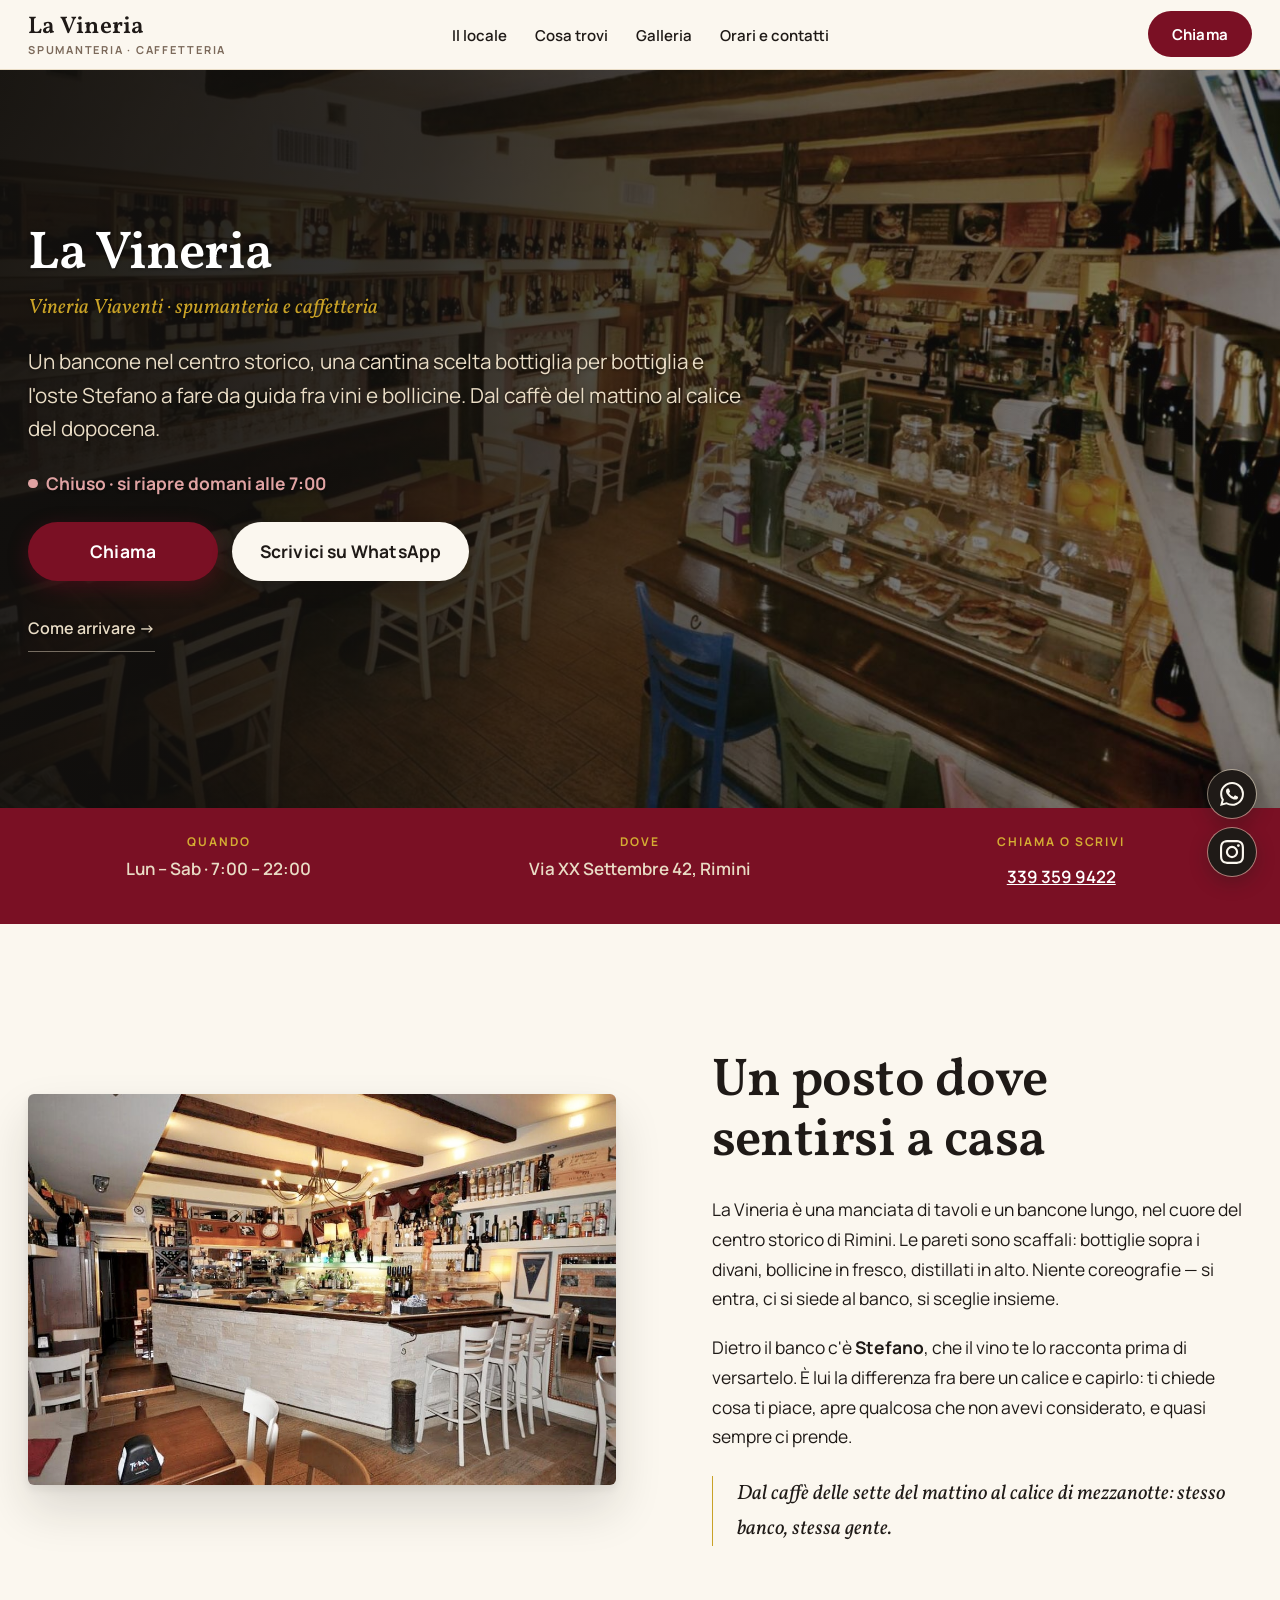
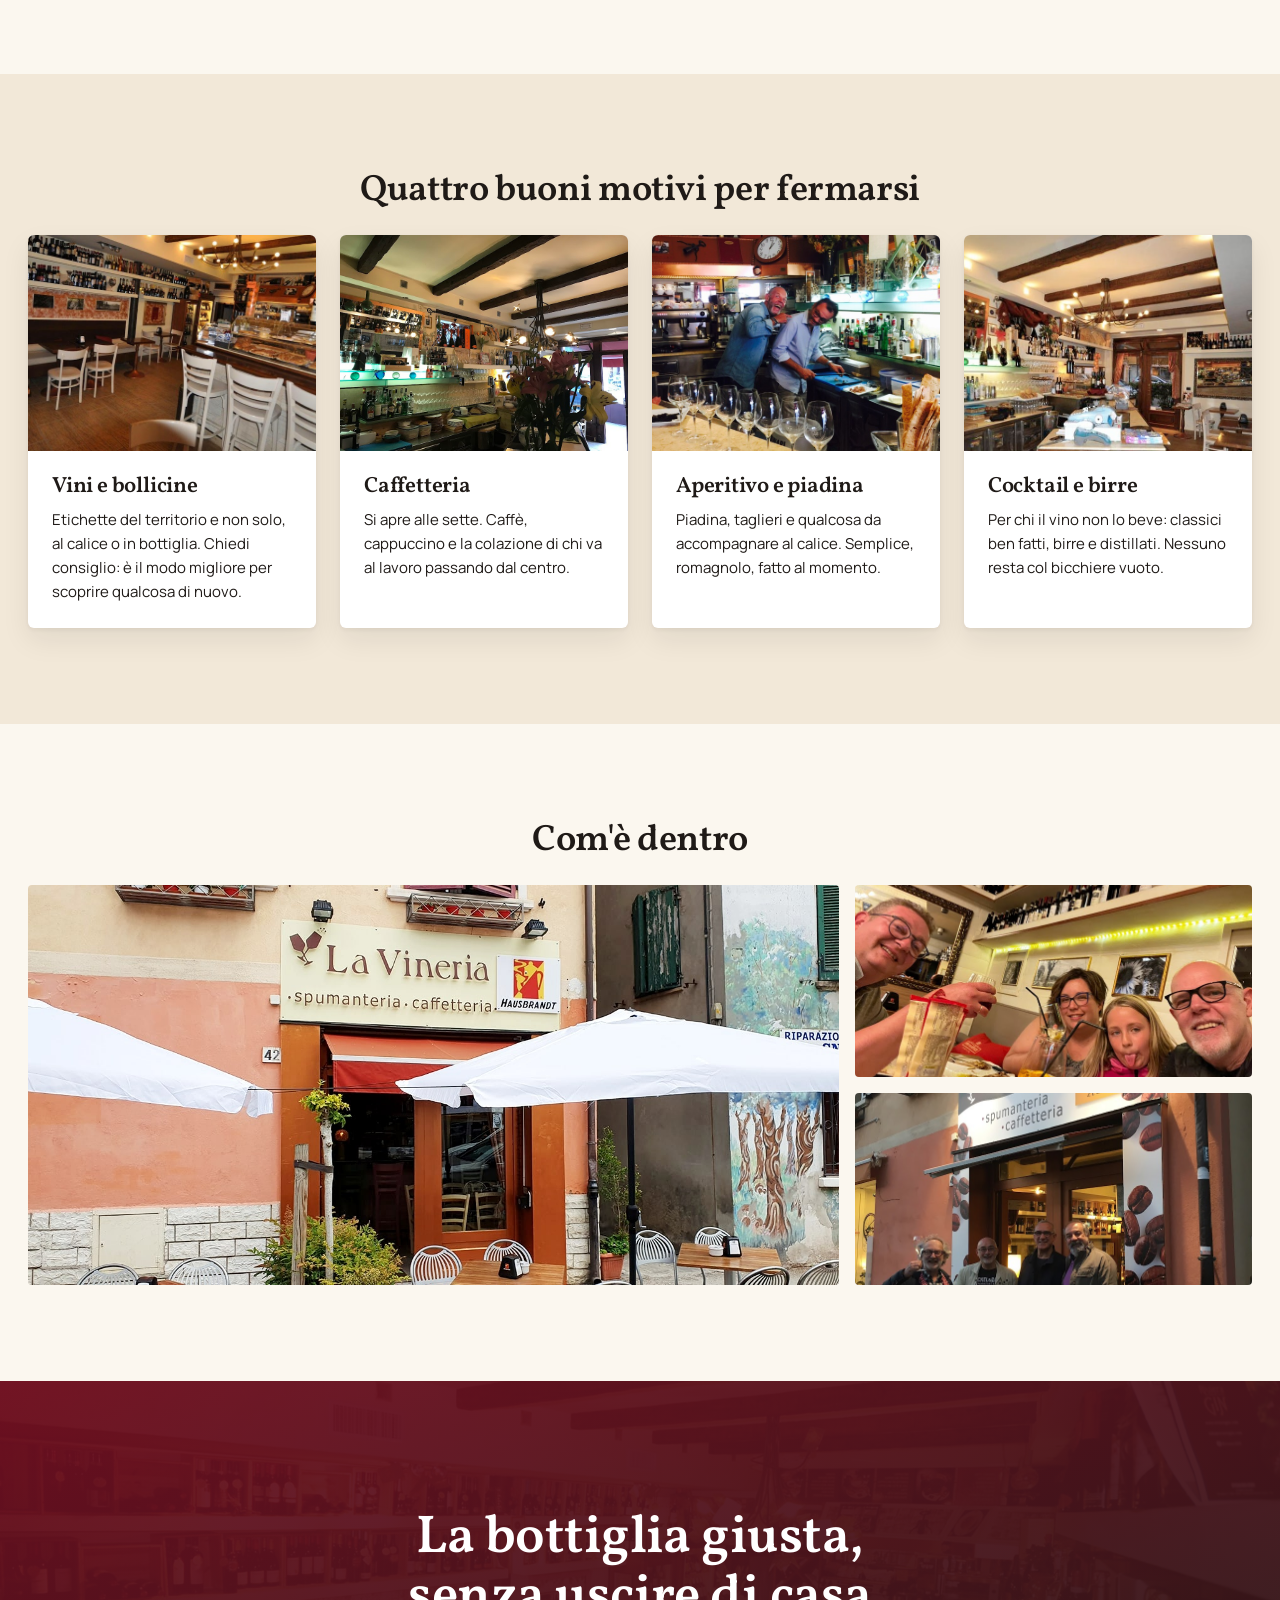
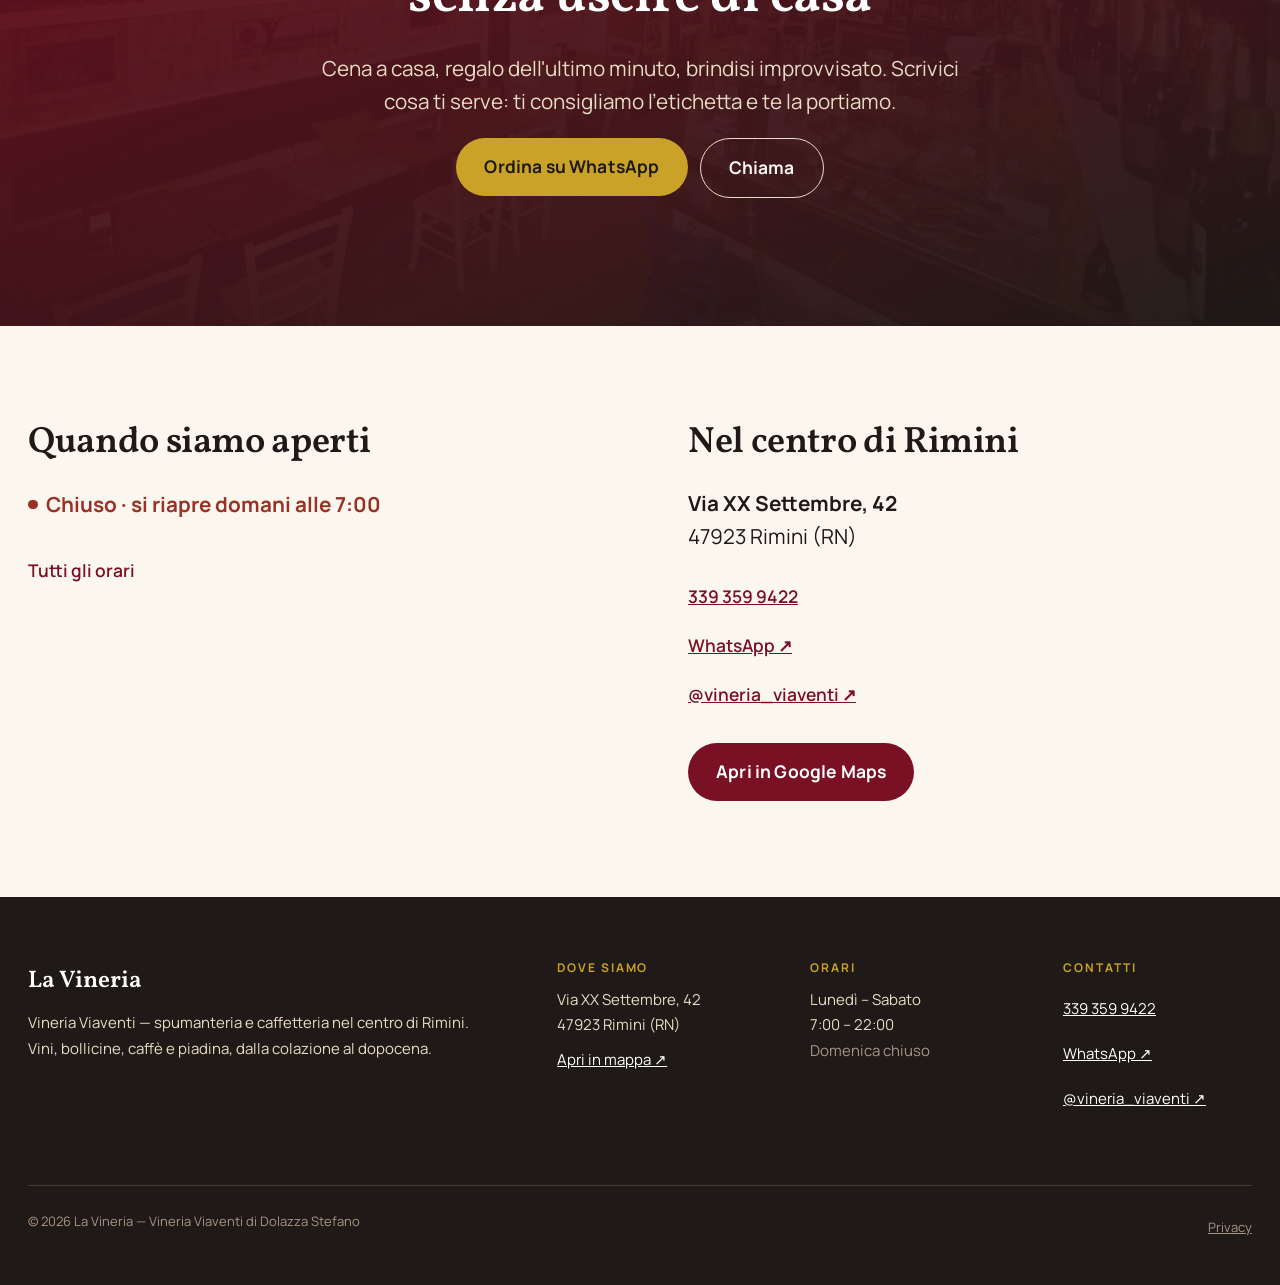
<file: index.html>
<!DOCTYPE html>
<html lang="it">
<head>
<meta charset="UTF-8">
<meta name="viewport" content="width=device-width, initial-scale=1">
<title>La Vineria — Vineria Viaventi · spumanteria e caffetteria a Rimini</title>
<meta name="description" content="Vineria Viaventi: vini, bollicine, caffè e piadina nel centro storico di Rimini. Via XX Settembre 42, aperto lunedì–sabato 7:00–22:00.">
<link rel="canonical" href="https://rinaldi-fabio.github.io/lavineria/">
<meta name="theme-color" content="#7a1024">
<link rel="icon" href="assets/img/favicon.svg" type="image/svg+xml">
<meta property="og:type" content="website">
<meta property="og:site_name" content="La Vineria — Vineria Viaventi">
<meta property="og:title" content="La Vineria — Vineria Viaventi, Rimini">
<meta property="og:description" content="Vini, bollicine, caffè e piadina nel centro storico di Rimini. Dal caffè del mattino al calice del dopocena.">
<meta property="og:url" content="https://rinaldi-fabio.github.io/lavineria/">
<meta property="og:image" content="https://rinaldi-fabio.github.io/lavineria/assets/img/vineria-copertina.jpg">
<meta property="og:image:width" content="1920">
<meta property="og:image:height" content="800">
<meta property="og:image:alt" content="La sala della Vineria Viaventi con le pareti rivestite di bottiglie">
<meta property="og:locale" content="it_IT">
<meta name="twitter:card" content="summary_large_image">
<link rel="preload" href="assets/fonts/Manrope-VariableFont_wght.woff2" as="font" type="font/woff2" crossorigin>
<link rel="preload" href="assets/fonts/Vollkorn-VariableFont_wght.woff2" as="font" type="font/woff2" crossorigin>
<link rel="stylesheet" href="assets/css/base.css">
<link rel="stylesheet" href="assets/css/custom.css">
<script type="application/ld+json">
{
  "@context": "https://schema.org",
  "@type": "BarOrPub",
  "name": "La Vineria — Vineria Viaventi",
  "description": "Spumanteria e caffetteria nel centro storico di Rimini.",
  "url": "https://rinaldi-fabio.github.io/lavineria/",
  "image": "https://rinaldi-fabio.github.io/lavineria/assets/img/vineria-copertina.jpg",
  "address": {
    "@type": "PostalAddress",
    "streetAddress": "Via XX Settembre, 42",
    "postalCode": "47923",
    "addressLocality": "Rimini",
    "addressRegion": "RN",
    "addressCountry": "IT"
  },
  "telephone": "+393393599422",
  "openingHours": "Mo-Sa 07:00-22:00",
  "hasMap": "https://www.google.com/maps/search/?api=1&query=Via+XX+Settembre+42+Rimini",
  "sameAs": ["https://www.instagram.com/vineria_viaventi/"]
}
</script>
</head>
<body class="lv-ha-barra-cta">

<a class="lv-skip" href="#contenuto">Salta al contenuto</a>

<!-- ============================ INTESTAZIONE ============================ -->
<header class="lv-header">
	<div class="lv-header-inner lv-wide">

		<div class="lv-brand">
			<p class="wp-block-site-title"><a href="./">La Vineria</a></p>
			<p class="lv-brand-sub">Spumanteria · Caffetteria</p>
		</div>

		<nav class="wp-block-navigation lv-nav" aria-label="Menu principale">
			<button class="wp-block-navigation__responsive-container-open" aria-label="Apri il menu" aria-expanded="false" aria-controls="lv-menu">
				<svg viewBox="0 0 24 24" width="24" height="24" aria-hidden="true" focusable="false"><path fill="currentColor" d="M3 6h18v1.5H3zm0 5.25h18v1.5H3zM3 16.5h18V18H3z"/></svg>
			</button>

			<!-- role e aria-modal li mette nav.js all'apertura: scritti qui restavano
			     attivi anche su desktop, dove il menu non e' una finestra modale. -->
			<div class="wp-block-navigation__responsive-container" id="lv-menu" aria-label="Menu principale">
				<div class="wp-block-navigation__responsive-dialog">
					<button class="wp-block-navigation__responsive-container-close" aria-label="Chiudi il menu">
						<svg viewBox="0 0 24 24" width="24" height="24" aria-hidden="true" focusable="false"><path fill="currentColor" d="M13.06 12l4.72-4.72-1.06-1.06L12 10.94 7.28 6.22 6.22 7.28 10.94 12l-4.72 4.72 1.06 1.06L12 13.06l4.72 4.72 1.06-1.06z"/></svg>
					</button>

					<ul class="wp-block-navigation__container">
						<li class="wp-block-navigation-item"><a class="wp-block-navigation-item__content" href="#locale">Il locale</a></li>
						<li class="wp-block-navigation-item"><a class="wp-block-navigation-item__content" href="#offerta">Cosa trovi</a></li>
						<li class="wp-block-navigation-item"><a class="wp-block-navigation-item__content" href="#galleria">Galleria</a></li>
						<li class="wp-block-navigation-item"><a class="wp-block-navigation-item__content" href="#orari">Orari e contatti</a></li>
					</ul>

					<div class="wp-block-buttons lv-nav-cta">
						<div class="wp-block-button"><a class="wp-block-button__link" href="tel:+393393599422">Chiama</a></div>
					</div>
				</div>
			</div>
		</nav>

		<div class="wp-block-buttons lv-header-cta">
			<div class="wp-block-button"><a class="wp-block-button__link" href="tel:+393393599422">Chiama</a></div>
		</div>

	</div>
</header>

<main id="contenuto">

<!-- ================================ HERO ================================ -->
<div class="wp-block-cover lv-hero" style="padding:var(--wp--preset--spacing--70) var(--lv-gutter)">
	<span aria-hidden="true" class="wp-block-cover__background has-velo-scuro-gradient-background"></span>
	<img class="wp-block-cover__image-background" alt="La sala della Vineria Viaventi a Rimini, con le pareti rivestite di bottiglie e i tavoli in legno" src="assets/img/vineria-interno-panoramica.jpg" width="1920" height="923" fetchpriority="high">
	<div class="wp-block-cover__inner-container">
		<div class="lv-wide">
			<div class="lv-780">
				<h1 class="has-accent-5-color lv-hero-title">La Vineria</h1>

				<p class="has-accent-2-color lv-hero-claim">Vineria Viaventi · spumanteria e caffetteria</p>

				<p class="has-accent-4-color lv-hero-lead">Un bancone nel centro storico, una cantina scelta bottiglia per bottiglia e l'oste Stefano a fare da guida fra vini e bollicine. Dal caffè del mattino al calice del dopocena.</p>

				<p class="lv-status" id="stato-hero" hidden></p>

				<div class="wp-block-buttons lv-hero-cta">
					<div class="wp-block-button lv-btn-primary"><a class="wp-block-button__link" href="tel:+393393599422">Chiama</a></div>
					<div class="wp-block-button lv-btn-secondary"><a class="wp-block-button__link lv-btn-cream" href="https://wa.me/393393599422?text=Ciao%2C%20vorrei%20un%20tavolo%20per%20" target="_blank" rel="noreferrer noopener">Scrivici su WhatsApp</a></div>
				</div>

				<p class="lv-hero-link"><a href="https://www.google.com/maps/search/?api=1&amp;query=Via+XX+Settembre+42+Rimini" target="_blank" rel="noreferrer noopener">Come arrivare</a></p>
			</div>
		</div>
	</div>
</div>

<!-- ========================= INFORMAZIONI RAPIDE ========================= -->
<div class="lv-strip has-accent-4-color has-accent-1-background-color" style="padding:var(--wp--preset--spacing--40) var(--lv-gutter)">
	<div class="wp-block-columns lv-wide">
		<div class="wp-block-column">
			<p class="lv-strip-label">Quando</p>
			<p class="lv-strip-value">Lun – Sab · 7:00 – 22:00</p>
		</div>
		<div class="wp-block-column">
			<p class="lv-strip-label">Dove</p>
			<p class="lv-strip-value">Via XX Settembre 42, Rimini</p>
		</div>
		<div class="wp-block-column">
			<p class="lv-strip-label">Chiama o scrivi</p>
			<p class="lv-strip-value"><a href="tel:+393393599422">339 359 9422</a></p>
		</div>
	</div>
</div>

<!-- ============================== IL LOCALE ============================== -->
<section class="lv-section lv-section-lg" id="locale">
	<div class="wp-block-columns are-vertically-aligned-center lv-wide" style="gap:var(--wp--preset--spacing--70)">
		<div class="wp-block-column" style="flex-basis:48%">
			<figure class="wp-block-image">
				<img src="assets/img/vineria-bancone.jpg" width="1093" height="726" alt="Il bancone in pietra della Vineria con i calici, la macchina del caffè e le bottiglie alle pareti" style="border-radius:6px;box-shadow:var(--wp--preset--shadow--lift)" loading="lazy">
			</figure>
		</div>
		<div class="wp-block-column">
			<h2 class="lv-h2-lead">Un posto dove sentirsi a casa</h2>

			<p>La Vineria è una manciata di tavoli e un bancone lungo, nel cuore del centro storico di Rimini. Le pareti sono scaffali: bottiglie sopra i divani, bollicine in fresco, distillati in alto. Niente coreografie — si entra, ci si siede al banco, si sceglie insieme.</p>

			<p style="margin-bottom:var(--wp--preset--spacing--40)">Dietro il banco c'è <strong>Stefano</strong>, che il vino te lo racconta prima di versartelo. È lui la differenza fra bere un calice e capirlo: ti chiede cosa ti piace, apre qualcosa che non avevi considerato, e quasi sempre ci prende.</p>

			<blockquote class="wp-block-quote">
				<p>Dal caffè delle sette del mattino al calice di mezzanotte: stesso banco, stessa gente.</p>
			</blockquote>
		</div>
	</div>
</section>

<!-- ============================= COSA TROVI ============================== -->
<section class="lv-section has-base-2-background-color" id="offerta">
	<div class="lv-640">
		<h2 class="has-text-align-center lv-h2-service">Quattro buoni motivi per fermarsi</h2>
	</div>

	<div class="wp-block-columns lv-wide" style="gap:var(--wp--preset--spacing--40)">
		<div class="wp-block-column">
			<div class="lv-card has-accent-5-background-color">
				<figure class="wp-block-image"><img src="assets/img/vineria-sala-vini.jpg" width="800" height="440" alt="Gli scaffali della Vineria carichi di bottiglie di vino sopra i divanetti della sala" loading="lazy"></figure>
				<div class="lv-card-body">
					<h3>Vini e bollicine</h3>
					<p>Etichette del territorio e non solo, al calice o in bottiglia. Chiedi consiglio: è il modo migliore per scoprire qualcosa di nuovo.</p>
				</div>
			</div>
		</div>

		<div class="wp-block-column">
			<div class="lv-card has-accent-5-background-color">
				<figure class="wp-block-image"><img src="assets/img/vineria-mescita-fiori.jpg" width="800" height="600" alt="Il retrobanco della Vineria con i calici allineati, le bottiglie e un mazzo di fiori freschi" loading="lazy"></figure>
				<div class="lv-card-body">
					<h3>Caffetteria</h3>
					<p>Si apre alle sette. Caffè, cappuccino e la colazione di chi va al lavoro passando dal centro.</p>
				</div>
			</div>
		</div>

		<div class="wp-block-column">
			<div class="lv-card has-accent-5-background-color">
				<figure class="wp-block-image"><img src="assets/img/vineria-degustazione-calici.jpg" width="640" height="852" alt="Calici allineati sul bancone per una degustazione, con piadina e tramezzini pronti da servire" loading="lazy"></figure>
				<div class="lv-card-body">
					<h3>Aperitivo e piadina</h3>
					<p>Piadina, taglieri e qualcosa da accompagnare al calice. Semplice, romagnolo, fatto al momento.</p>
				</div>
			</div>
		</div>

		<div class="wp-block-column">
			<div class="lv-card has-accent-5-background-color">
				<figure class="wp-block-image"><img src="assets/img/vineria-sala-arredo.jpg" width="937" height="462" alt="La sala della Vineria con i divanetti e i tavolini, pronta per il dopocena" loading="lazy"></figure>
				<div class="lv-card-body">
					<h3>Cocktail e birre</h3>
					<p>Per chi il vino non lo beve: classici ben fatti, birre e distillati. Nessuno resta col bicchiere vuoto.</p>
				</div>
			</div>
		</div>
	</div>
</section>

<!-- ============================== GALLERIA =============================== -->
<section class="lv-section" id="galleria">
	<div class="lv-640">
		<h2 class="has-text-align-center lv-h2-service">Com'è dentro</h2>
	</div>

	<figure class="wp-block-gallery lv-gallery lv-wide">
		<figure class="wp-block-image"><img src="assets/img/vineria-dehors-insegna.jpg" width="1352" height="640" alt="L'insegna La Vineria spumanteria caffetteria sopra l'ingresso, con i tavolini all'aperto sotto gli ombrelloni" loading="lazy"></figure>
		<figure class="wp-block-image"><img src="assets/img/vineria-aperitivo-clienti.jpg" width="800" height="600" alt="Clienti al banco della Vineria durante l'aperitivo" loading="lazy"></figure>
		<figure class="wp-block-image"><img src="assets/img/vineria-ingresso-clienti.jpg" width="800" height="800" alt="Clienti all'ingresso della Vineria, ai tavolini sotto l'insegna" loading="lazy"></figure>
	</figure>
</section>

<!-- ============================= A CASA TUA ============================== -->
<div class="wp-block-cover lv-cover-cta" style="padding-left:var(--lv-gutter);padding-right:var(--lv-gutter)">
	<span aria-hidden="true" class="wp-block-cover__background has-velo-bordeaux-gradient-background"></span>
	<img class="wp-block-cover__image-background" alt="" src="assets/img/vineria-copertina.jpg" width="1920" height="800" loading="lazy">
	<div class="wp-block-cover__inner-container">
		<div class="lv-680">
			<h2 class="has-text-align-center has-accent-5-color lv-h2-lead">La bottiglia giusta, senza uscire di casa</h2>
			<p class="has-text-align-center has-accent-4-color lv-lead">Cena a casa, regalo dell'ultimo minuto, brindisi improvvisato. Scrivici cosa ti serve: ti consigliamo l'etichetta e te la portiamo.</p>

			<div class="wp-block-buttons is-content-justification-center">
				<div class="wp-block-button"><a class="wp-block-button__link lv-btn-gold" href="https://wa.me/393393599422?text=Ciao%2C%20mi%20consigliate%20una%20bottiglia%20per%20" target="_blank" rel="noreferrer noopener">Ordina su WhatsApp</a></div>
				<div class="wp-block-button is-style-outline"><a class="wp-block-button__link lv-btn-ghost" href="tel:+393393599422">Chiama</a></div>
			</div>
		</div>
	</div>
</div>

<!-- =========================== ORARI E CONTATTI ========================== -->
<section class="lv-section" id="orari">
	<div class="wp-block-columns lv-wide" style="gap:var(--wp--preset--spacing--70)">
		<div class="wp-block-column">
			<h2 class="lv-h2-service">Quando siamo aperti</h2>

			<p class="lv-status lv-status-big" id="stato-orari" hidden></p>

			<details class="lv-hours-details">
				<summary>Tutti gli orari</summary>
				<div class="lv-hours">
					<p><strong>Lunedì</strong> <em>7:00 – 22:00</em></p>
					<p><strong>Martedì</strong> <em>7:00 – 22:00</em></p>
					<p><strong>Mercoledì</strong> <em>7:00 – 22:00</em></p>
					<p><strong>Giovedì</strong> <em>7:00 – 22:00</em></p>
					<p><strong>Venerdì</strong> <em>7:00 – 22:00</em></p>
					<p><strong>Sabato</strong> <em>7:00 – 22:00</em></p>
					<p><strong>Domenica</strong> <em>Chiuso</em></p>
				</div>
			</details>
		</div>

		<div class="wp-block-column">
			<h2 class="lv-h2-service">Nel centro di Rimini</h2>

			<p class="lv-lead"><strong>Via XX Settembre, 42</strong><br>47923 Rimini (RN)</p>

			<ul class="lv-contatti">
				<li><a href="tel:+393393599422">339 359 9422</a></li>
				<li><a href="https://wa.me/393393599422?text=Ciao%2C%20vorrei%20un%27informazione%20su%20" target="_blank" rel="noreferrer noopener">WhatsApp <span aria-hidden="true">↗</span></a></li>
				<li><a href="https://www.instagram.com/vineria_viaventi/" target="_blank" rel="noreferrer noopener">@vineria_viaventi <span aria-hidden="true">↗</span></a></li>
			</ul>

			<div class="wp-block-buttons">
				<div class="wp-block-button"><a class="wp-block-button__link" href="https://www.google.com/maps/search/?api=1&amp;query=Via+XX+Settembre+42+Rimini" target="_blank" rel="noreferrer noopener">Apri in Google Maps</a></div>
			</div>
		</div>
	</div>
</section>

</main>

<!-- =============================== FOOTER ================================ -->
<footer class="has-accent-4-color has-contrast-background-color" style="padding:var(--wp--preset--spacing--60) var(--lv-gutter) var(--wp--preset--spacing--50)">
	<div class="wp-block-columns lv-wide" style="gap:var(--wp--preset--spacing--60)">
		<div class="wp-block-column" style="flex-basis:38%">
			<p class="lv-footer-brand">La Vineria</p>
			<p class="lv-footer-text">Vineria Viaventi — spumanteria e caffetteria nel centro di Rimini. Vini, bollicine, caffè e piadina, dalla colazione al dopocena.</p>
		</div>

		<div class="wp-block-column">
			<h3 class="lv-footer-head">Dove siamo</h3>
			<ul class="lv-footer-list">
				<li>Via XX Settembre, 42<br>47923 Rimini (RN)</li>
				<li><a href="https://www.google.com/maps/search/?api=1&amp;query=Via+XX+Settembre+42+Rimini" target="_blank" rel="noreferrer noopener">Apri in mappa <span aria-hidden="true">↗</span></a></li>
			</ul>
		</div>

		<div class="wp-block-column">
			<h3 class="lv-footer-head">Orari</h3>
			<ul class="lv-footer-list">
				<li>Lunedì – Sabato<br>7:00 – 22:00</li>
				<li><span class="lv-quiet">Domenica chiuso</span></li>
			</ul>
		</div>

		<div class="wp-block-column">
			<h3 class="lv-footer-head">Contatti</h3>
			<ul class="lv-footer-list">
				<li><a href="tel:+393393599422">339 359 9422</a></li>
				<li><a href="https://wa.me/393393599422?text=Ciao%2C%20vorrei%20un%27informazione%20su%20" target="_blank" rel="noreferrer noopener">WhatsApp <span aria-hidden="true">↗</span></a></li>
				<li><a href="https://www.instagram.com/vineria_viaventi/" target="_blank" rel="noreferrer noopener">@vineria_viaventi <span aria-hidden="true">↗</span></a></li>
			</ul>
		</div>
	</div>

	<hr class="lv-wide lv-footer-rule">

	<div class="lv-wide lv-footer-bottom">
		<p class="lv-quiet">© 2026 La Vineria — Vineria Viaventi di Dolazza Stefano</p>
		<p><a class="lv-quiet" href="privacy.html">Privacy</a></p>
	</div>
</footer>

<!-- ============================== DOCK SOCIAL ============================ -->
<aside class="lv-dock" aria-label="Social">
	<ul class="wp-block-social-links lv-dock-links">
		<li class="wp-social-link">
			<a href="https://wa.me/393393599422?text=Ciao%2C%20vorrei%20un%27informazione%20su%20" aria-label="Scrivici su WhatsApp" target="_blank" rel="noreferrer noopener">
				<svg viewBox="0 0 24 24" aria-hidden="true" focusable="false"><path d="M17.472 14.382c-.297-.149-1.758-.867-2.03-.967-.273-.099-.471-.148-.67.15-.197.297-.767.966-.94 1.164-.173.199-.347.223-.644.075-.297-.15-1.255-.463-2.39-1.475-.883-.788-1.48-1.761-1.653-2.059-.173-.297-.018-.458.13-.606.134-.133.298-.347.446-.52.149-.174.198-.298.298-.497.099-.198.05-.371-.025-.52-.075-.149-.669-1.612-.916-2.207-.242-.579-.487-.5-.669-.51-.173-.008-.371-.01-.57-.01-.198 0-.52.074-.792.372-.272.297-1.04 1.016-1.04 2.479 0 1.462 1.065 2.875 1.213 3.074.149.198 2.096 3.2 5.077 4.487.709.306 1.262.489 1.694.625.712.227 1.36.195 1.871.118.571-.085 1.758-.719 2.006-1.413.248-.694.248-1.289.173-1.413-.074-.124-.272-.198-.57-.347m-5.421 7.403h-.004a9.87 9.87 0 01-5.031-1.378l-.361-.214-3.741.982.998-3.648-.235-.374a9.86 9.86 0 01-1.51-5.26c.001-5.45 4.436-9.884 9.888-9.884 2.64 0 5.122 1.03 6.988 2.898a9.825 9.825 0 012.893 6.994c-.003 5.45-4.437 9.884-9.885 9.884m8.413-18.297A11.815 11.815 0 0012.05 0C5.495 0 .16 5.335.157 11.892c0 2.096.547 4.142 1.588 5.945L.057 24l6.305-1.654a11.882 11.882 0 005.683 1.448h.005c6.554 0 11.89-5.335 11.893-11.893a11.821 11.821 0 00-3.48-8.413Z"/></svg>
			</a>
		</li>
		<li class="wp-social-link">
			<a href="https://www.instagram.com/vineria_viaventi/" aria-label="Seguici su Instagram" target="_blank" rel="noreferrer noopener">
				<svg viewBox="0 0 24 24" aria-hidden="true" focusable="false"><path d="M12 0C8.74 0 8.333.015 7.053.072 5.775.132 4.905.333 4.14.63c-.789.306-1.459.717-2.126 1.384S.935 3.35.63 4.14C.333 4.905.131 5.775.072 7.053.012 8.333 0 8.74 0 12s.015 3.667.072 4.947c.06 1.277.261 2.148.558 2.913.306.788.717 1.459 1.384 2.126.667.666 1.336 1.079 2.126 1.384.766.296 1.636.499 2.913.558C8.333 23.988 8.74 24 12 24s3.667-.015 4.947-.072c1.277-.06 2.148-.262 2.913-.558.788-.306 1.459-.718 2.126-1.384.666-.667 1.079-1.335 1.384-2.126.296-.765.499-1.636.558-2.913.06-1.28.072-1.687.072-4.947s-.015-3.667-.072-4.947c-.06-1.277-.262-2.149-.558-2.913-.306-.789-.718-1.459-1.384-2.126C21.319 1.347 20.651.935 19.86.63c-.765-.297-1.636-.499-2.913-.558C15.667.012 15.26 0 12 0zm0 2.16c3.203 0 3.585.016 4.85.071 1.17.055 1.805.249 2.227.415.562.217.96.477 1.382.896.419.42.679.819.896 1.381.164.422.36 1.057.413 2.227.057 1.266.07 1.646.07 4.85s-.015 3.585-.074 4.85c-.061 1.17-.256 1.805-.421 2.227-.224.562-.479.96-.899 1.382-.419.419-.824.679-1.38.896-.42.164-1.065.36-2.235.413-1.274.057-1.649.07-4.859.07-3.211 0-3.586-.015-4.859-.074-1.171-.061-1.816-.256-2.236-.421-.569-.224-.96-.479-1.379-.899-.421-.419-.69-.824-.9-1.38-.165-.42-.359-1.065-.42-2.235-.045-1.26-.061-1.649-.061-4.844 0-3.196.016-3.586.061-4.861.061-1.17.255-1.814.42-2.234.21-.57.479-.96.9-1.381.419-.419.81-.689 1.379-.898.42-.166 1.051-.361 2.221-.421 1.275-.045 1.65-.06 4.859-.06l.045.03zm0 3.678a6.162 6.162 0 100 12.324 6.162 6.162 0 000-12.324zM12 16c-2.209 0-4-1.79-4-4 0-2.209 1.791-4 4-4s4 1.791 4 4c0 2.21-1.791 4-4 4zm7.846-10.405a1.441 1.441 0 01-2.88 0 1.44 1.44 0 012.88 0z"/></svg>
			</a>
		</li>
	</ul>
</aside>

<!-- ============================ CTA MOBILE =============================== -->
<aside class="lv-mobile-cta" aria-label="Contatti rapidi">
	<div class="wp-block-buttons">
		<div class="wp-block-button"><a class="wp-block-button__link" href="tel:+393393599422">Chiama</a></div>
		<div class="wp-block-button"><a class="wp-block-button__link lv-btn-gold" href="https://wa.me/393393599422?text=Ciao%2C%20vorrei%20un%27informazione%20su%20" target="_blank" rel="noreferrer noopener">WhatsApp</a></div>
		<div class="wp-block-button is-style-outline"><a class="wp-block-button__link lv-btn-ghost" href="https://www.google.com/maps/search/?api=1&amp;query=Via+XX+Settembre+42+Rimini" target="_blank" rel="noreferrer noopener">Mappa</a></div>
	</div>
</aside>

<script src="assets/js/nav.js"></script>
</body>
</html>
</file>
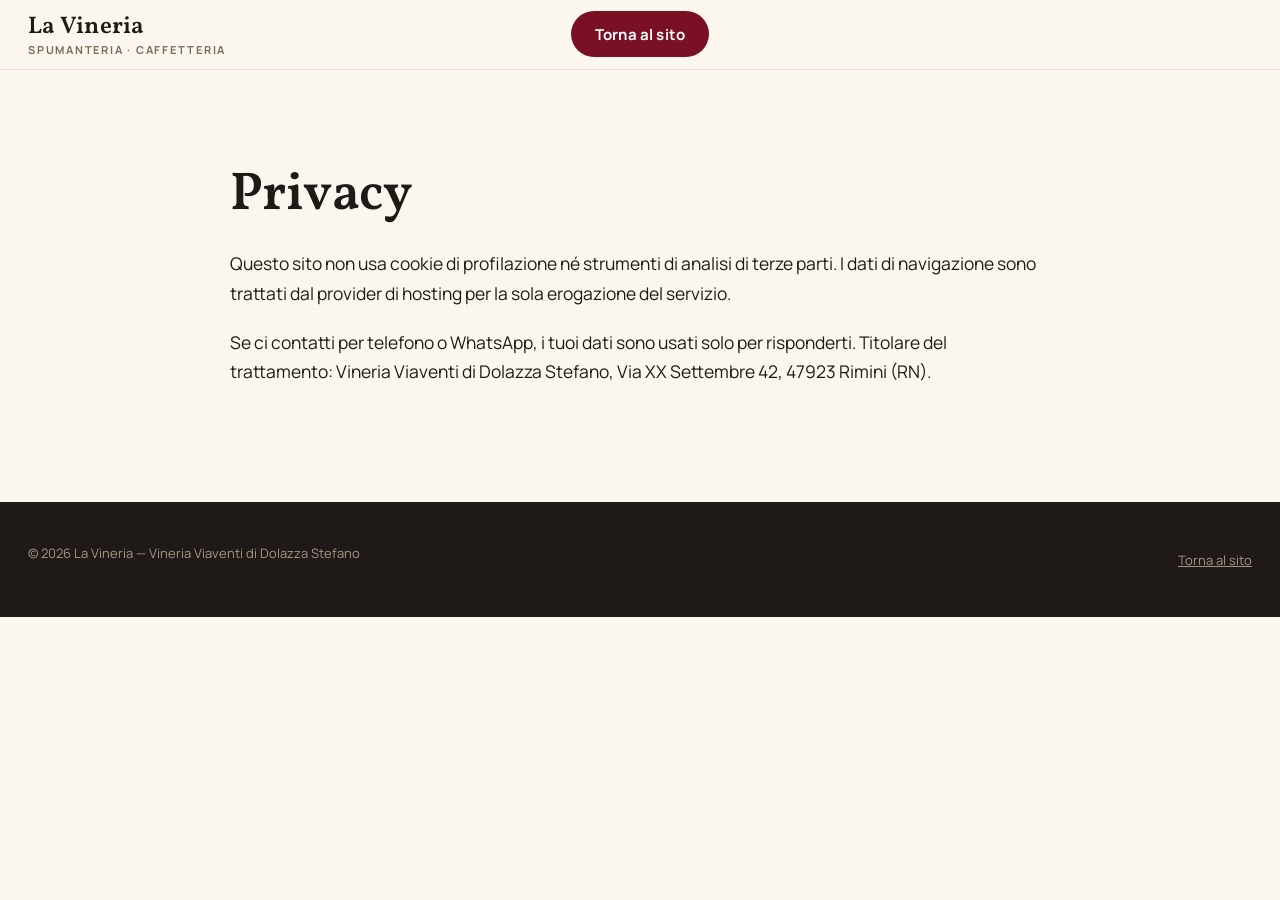
<file: privacy.html>
<!DOCTYPE html>
<html lang="it">
<head>
<meta charset="UTF-8">
<meta name="viewport" content="width=device-width, initial-scale=1">
<title>Privacy — La Vineria</title>
<meta name="robots" content="noindex">
<meta name="theme-color" content="#7a1024">
<link rel="icon" href="assets/img/favicon.svg" type="image/svg+xml">
<link rel="stylesheet" href="assets/css/base.css">
<link rel="stylesheet" href="assets/css/custom.css">
</head>
<body>

<a class="lv-skip" href="#contenuto">Salta al contenuto</a>

<header class="lv-header">
	<div class="lv-header-inner lv-header-inner-plain lv-wide">
		<div class="lv-brand">
			<p class="wp-block-site-title"><a href="./">La Vineria</a></p>
			<p class="lv-brand-sub">Spumanteria · Caffetteria</p>
		</div>
		<div class="wp-block-buttons lv-header-cta">
			<div class="wp-block-button"><a class="wp-block-button__link" href="./">Torna al sito</a></div>
		</div>
	</div>
</header>

<main class="lv-section" id="contenuto">
	<div class="lv-constrained">
		<h1 class="lv-h2-lead">Privacy</h1>

		<p>Questo sito non usa cookie di profilazione né strumenti di analisi di terze parti. I dati di navigazione sono trattati dal provider di hosting per la sola erogazione del servizio.</p>

		<p>Se ci contatti per telefono o WhatsApp, i tuoi dati sono usati solo per risponderti. Titolare del trattamento: Vineria Viaventi di Dolazza Stefano, Via XX Settembre 42, 47923 Rimini (RN).</p>
	</div>
</main>

<footer class="has-accent-4-color has-contrast-background-color" style="padding:var(--wp--preset--spacing--50) var(--lv-gutter)">
	<div class="lv-wide lv-footer-bottom">
		<p class="lv-quiet">© 2026 La Vineria — Vineria Viaventi di Dolazza Stefano</p>
		<p><a class="lv-quiet" href="./">Torna al sito</a></p>
	</div>
</footer>

</body>
</html>
</file>
<file: assets/css/base.css>
/* ==========================================================================
   La Vineria - base
   Sostituisce quello che WordPress generava a runtime: le variabili di
   theme.json e gli stili dei blocchi core usati dalla pagina.
   ========================================================================== */

/* --- Font ---------------------------------------------------------------- */
@font-face {
	font-family: Vollkorn;
	font-style: normal;
	font-weight: 400 900;
	font-display: swap;
	src: url("../fonts/Vollkorn-VariableFont_wght.woff2") format("woff2");
}

@font-face {
	font-family: Vollkorn;
	font-style: italic;
	font-weight: 400 900;
	font-display: swap;
	src: url("../fonts/Vollkorn-Italic-VariableFont_wght.woff2") format("woff2");
}

@font-face {
	font-family: Manrope;
	font-style: normal;
	font-weight: 200 800;
	font-display: swap;
	src: url("../fonts/Manrope-VariableFont_wght.woff2") format("woff2");
}

/* --- Preset di theme.json ------------------------------------------------ */
:root {
	--wp--preset--color--base: #fbf7ef;
	--wp--preset--color--base-2: #f2e8d8;
	--wp--preset--color--contrast: #1f1a17;
	--wp--preset--color--contrast-2: #4a3b32;
	--wp--preset--color--contrast-3: #7c6a5b;
	--wp--preset--color--accent-1: #7a1024;
	--wp--preset--color--accent-2: #c9a227;
	--wp--preset--color--accent-3: #a6412f;
	--wp--preset--color--accent-4: #e9dcc5;
	--wp--preset--color--accent-5: #ffffff;
	--wp--preset--color--accent-6: #12100e;

	/* Il grigio caldo dei preset misura 3.34:1 sul fondo scuro del footer.
	   Questo ne e' la versione schiarita: 5.98:1, sopra la soglia AA. */
	--lv-quiet-dark: #a89484;

	/* L'oro dei preset misura esattamente 4.50 sul bordeaux, cioe' la soglia
	   in punta: schiarito arriva a 5.11 e smette di dipendere dagli
	   arrotondamenti. */
	--lv-gold-on-bordeaux: #d4ad33;

	--wp--preset--gradient--velo-scuro: linear-gradient(100deg, rgba(18, 16, 14, 0.95) 0%, rgba(18, 16, 14, 0.85) 32%, rgba(18, 16, 14, 0.62) 62%, rgba(18, 16, 14, 0.42) 100%);
	--wp--preset--gradient--velo-bordeaux: linear-gradient(160deg, rgba(122, 16, 36, 0.88) 0%, rgba(31, 26, 23, 0.92) 100%);

	--wp--preset--font-family--vollkorn: Vollkorn, Georgia, serif;
	--wp--preset--font-family--manrope: Manrope, -apple-system, BlinkMacSystemFont, "Segoe UI", sans-serif;

	--wp--preset--font-size--small: 0.875rem;
	--wp--preset--font-size--medium: clamp(1rem, 0.97rem + 0.15vw, 1.125rem);
	--wp--preset--font-size--large: clamp(1.125rem, 1.07rem + 0.28vw, 1.375rem);
	--wp--preset--font-size--x-large: clamp(1.75rem, 1.57rem + 0.9vw, 2.5rem);
	--wp--preset--font-size--xx-large: clamp(2.25rem, 1.89rem + 1.8vw, 3.75rem);
	--wp--preset--font-size--display: clamp(2.75rem, 2.09rem + 3.3vw, 5.5rem);

	--wp--preset--spacing--20: 0.5rem;
	--wp--preset--spacing--30: 1rem;
	--wp--preset--spacing--40: 1.5rem;
	--wp--preset--spacing--50: clamp(1.75rem, 4vw, 2.5rem);
	--wp--preset--spacing--60: clamp(2.5rem, 6vw, 4rem);
	--wp--preset--spacing--70: clamp(3.5rem, 8vw, 6rem);
	--wp--preset--spacing--80: clamp(4.5rem, 10vw, 8rem);

	--wp--preset--shadow--soft: 0 2px 4px rgba(31, 26, 23, 0.05), 0 12px 28px rgba(31, 26, 23, 0.08);
	--wp--preset--shadow--lift: 0 4px 8px rgba(31, 26, 23, 0.07), 0 24px 48px rgba(31, 26, 23, 0.14);

	--lv-content: 820px;
	--lv-wide: 1700px;

	/* Il margine laterale della pagina: stretto, cosi' il contenuto arriva
	   vicino al bordo anche sui monitor larghi. */
	--lv-gutter: clamp(1rem, 2.2vw, 2.5rem);
}

/* --- Base ---------------------------------------------------------------- */
*,
*::before,
*::after {
	box-sizing: border-box;
}

body {
	margin: 0;
	background-color: var(--wp--preset--color--base);
	color: var(--wp--preset--color--contrast);
	font-family: var(--wp--preset--font-family--manrope);
	font-size: var(--wp--preset--font-size--medium);
	font-weight: 400;
	line-height: 1.7;
	-webkit-font-smoothing: antialiased;
}

img {
	max-width: 100%;
	height: auto;
}

p {
	margin: 0 0 1.2rem;
	text-wrap: pretty;
}

h1,
h2,
h3,
h4 {
	font-family: var(--wp--preset--font-family--vollkorn);
	font-weight: 600;
	line-height: 1.12;
	letter-spacing: -0.01em;
	color: var(--wp--preset--color--contrast);
	margin: 0 0 1.2rem;
	text-wrap: balance;
}

a {
	color: var(--wp--preset--color--accent-1);
	text-decoration: underline;
}

a:hover {
	text-decoration: none;
}

/* Salta al contenuto: visibile solo quando prende il focus. Fixed, non
   absolute: premuto a meta' pagina, absolute lo faceva comparire in cima al
   documento, fuori dallo schermo. */
.lv-skip {
	position: fixed;
	left: 50%;
	top: 0;
	transform: translate(-50%, -120%);
	z-index: 400;
	padding: 0.75rem 1.5rem;
	background-color: var(--wp--preset--color--contrast);
	color: var(--wp--preset--color--base);
	text-decoration: none;
	border-radius: 0 0 6px 6px;
	transition: transform 0.2s ease;
}

.lv-skip:focus {
	transform: translate(-50%, 0);
}

/* --- Scala tipografica --------------------------------------------------- */
/* Il titolo dell'hero e i due titoli narrativi stanno in alto nella scala;
   i titoli di servizio scendono di un gradino. Sei h2 identici non erano
   una gerarchia. */
.lv-hero-title {
	font-size: var(--wp--preset--font-size--xx-large);
	margin-bottom: 0.35rem;
}

.lv-hero-claim {
	font-family: var(--wp--preset--font-family--vollkorn);
	font-size: var(--wp--preset--font-size--large);
	font-style: italic;
	margin-bottom: 1.25rem;
}

.lv-hero-lead {
	font-size: var(--wp--preset--font-size--large);
	line-height: 1.6;
	margin-bottom: var(--wp--preset--spacing--40);
	max-width: 62ch;
}

.lv-h2-lead {
	font-size: var(--wp--preset--font-size--xx-large);
	margin-bottom: var(--wp--preset--spacing--40);
}

.lv-h2-service {
	font-size: var(--wp--preset--font-size--x-large);
	margin-bottom: var(--wp--preset--spacing--40);
}

h3 {
	font-size: 1.375rem;
	margin-bottom: 0.5rem;
}

.lv-lead {
	font-size: var(--wp--preset--font-size--large);
	line-height: 1.6;
}

/* --- Larghezze ----------------------------------------------------------- */
.lv-wide,
.lv-constrained,
.lv-640,
.lv-680,
.lv-780 {
	margin-inline: auto;
	width: 100%;
}

.lv-wide { max-width: var(--lv-wide); }
.lv-constrained { max-width: var(--lv-content); }
.lv-640 { max-width: 640px; }
.lv-680 { max-width: 680px; }
.lv-780 { max-width: 780px; margin-inline: 0; }

/* --- Copertine (wp-block-cover) ------------------------------------------ */
.wp-block-cover {
	position: relative;
	display: flex;
	align-items: center;
	justify-content: center;
	min-height: 430px;
	overflow: hidden;
	color: var(--wp--preset--color--accent-5);
}

.wp-block-cover__background {
	position: absolute;
	inset: 0;
	z-index: 1;
	pointer-events: none;
}

.wp-block-cover__background.has-velo-scuro-gradient-background {
	background: var(--wp--preset--gradient--velo-scuro);
}

.wp-block-cover__background.has-velo-bordeaux-gradient-background {
	background: var(--wp--preset--gradient--velo-bordeaux);
}

/* Il velo obliquo e' tarato su un riquadro largo: si assottiglia a destra per
   lasciar vedere le bottiglie. Su schermo stretto il riquadro e' alto e
   sottile, quell'estremita' finisce sotto il testo, e il claim scendeva a
   2.15:1. Qui il velo diventa quasi piatto e non scende mai sotto 0.85, che
   regge anche contro un pixel bianco della foto. */
@media (max-width: 781px) {
	.wp-block-cover__background.has-velo-scuro-gradient-background {
		background: linear-gradient(180deg, rgba(18, 16, 14, 0.9) 0%, rgba(18, 16, 14, 0.85) 55%, rgba(18, 16, 14, 0.88) 100%);
	}
}

.wp-block-cover__image-background {
	position: absolute;
	inset: 0;
	width: 100%;
	height: 100%;
	object-fit: cover;
	border: none;
	margin: 0;
	padding: 0;
}

.wp-block-cover__inner-container {
	position: relative;
	z-index: 2;
	width: 100%;
}

/* --- Colonne (wp-block-columns) ------------------------------------------ */
.wp-block-columns {
	display: flex;
	flex-wrap: wrap;
	gap: var(--wp--preset--spacing--50);
	align-items: normal;
}

.wp-block-columns.are-vertically-aligned-center {
	align-items: center;
}

.wp-block-column {
	flex: 1 1 0;
	min-width: 0;
}

/* Una colonna con larghezza sua non deve crescere oltre. */
.wp-block-column[style*="flex-basis"] {
	flex-grow: 0;
}

@media (min-width: 782px) {
	.wp-block-columns {
		flex-wrap: nowrap;
	}
}

@media (max-width: 781px) {
	.wp-block-column {
		flex-basis: 100% !important;
	}

	/* Le distanze fra colonne sono pensate per l'affiancamento: impilate
	   diventano buchi. Il gap inline delle sezioni va scavalcato. */
	.wp-block-columns {
		gap: var(--wp--preset--spacing--40) !important;
	}

	/* Nel footer le tre voci di servizio sono corte: due per riga. */
	footer .wp-block-column {
		flex-basis: calc(50% - var(--wp--preset--spacing--40) / 2) !important;
	}

	footer .wp-block-column:first-child {
		flex-basis: 100% !important;
	}
}

/* --- Immagini e citazioni ------------------------------------------------ */
.wp-block-image {
	margin: 0 0 1.2rem;
}

.wp-block-image img {
	display: block;
	width: 100%;
	height: auto;
}

.wp-block-quote {
	margin: 0;
	padding-left: var(--wp--preset--spacing--40);
	border-left: 1px solid var(--wp--preset--color--accent-2);
	font-family: var(--wp--preset--font-family--vollkorn);
	font-style: italic;
	font-size: var(--wp--preset--font-size--large);
}

.wp-block-quote p:last-child {
	margin-bottom: 0;
}

/* --- Bottoni ------------------------------------------------------------- */
.wp-block-buttons {
	display: flex;
	flex-wrap: wrap;
	gap: 0.75rem;
	margin: 0 0 1.2rem;
}

/* Il margine sotto serve solo quando segue altro testo. Nell'intestazione
   sballava il centraggio verticale: il bottone veniva centrato insieme al
   suo margine, quindi finiva alto. */
.wp-block-buttons:last-child {
	margin-bottom: 0;
}

.wp-block-buttons.is-content-justification-center {
	justify-content: center;
}

.wp-block-button__link {
	display: inline-block;
	padding: 0.9rem 1.75rem;
	border-radius: 999px;
	background-color: var(--wp--preset--color--accent-1);
	color: var(--wp--preset--color--accent-5);
	font-family: var(--wp--preset--font-family--manrope);
	font-size: var(--wp--preset--font-size--medium);
	font-weight: 700;
	letter-spacing: 0.01em;
	text-decoration: none;
	border: none;
	cursor: pointer;
	transition: background-color 0.2s ease, color 0.2s ease;
}

.wp-block-button__link:hover,
.wp-block-button__link:focus {
	background-color: var(--wp--preset--color--contrast);
	color: var(--wp--preset--color--accent-5);
}

/* Le varianti stavano negli attributi style: inline vinceva per specificita'
   sulle regole :hover, quindi "Ordina su WhatsApp" non reagiva al mouse. */
.wp-block-button__link.lv-btn-cream {
	background-color: #fbf7ef;
	color: #1f1a17;
}

.wp-block-button__link.lv-btn-cream:hover,
.wp-block-button__link.lv-btn-cream:focus {
	background-color: var(--wp--preset--color--accent-2);
	color: #1f1a17;
}

.wp-block-button__link.lv-btn-gold {
	background-color: #c9a227;
	color: #1f1a17;
}

.wp-block-button__link.lv-btn-gold:hover,
.wp-block-button__link.lv-btn-gold:focus {
	background-color: #fbf7ef;
	color: #1f1a17;
}

.wp-block-button.is-style-outline .wp-block-button__link {
	background-color: transparent;
	color: var(--wp--preset--color--accent-1);
	border: 1px solid currentColor;
}

.wp-block-button.is-style-outline .wp-block-button__link:hover,
.wp-block-button.is-style-outline .wp-block-button__link:focus {
	background-color: var(--wp--preset--color--accent-1);
	color: var(--wp--preset--color--accent-5);
}

/* Bordato sopra una foto scura: tiene il testo chiaro. */
.wp-block-button.is-style-outline .wp-block-button__link.lv-btn-ghost {
	border-color: #e9dcc5;
	color: #fbf7ef;
}

.wp-block-button.is-style-outline .wp-block-button__link.lv-btn-ghost:hover,
.wp-block-button.is-style-outline .wp-block-button__link.lv-btn-ghost:focus {
	background-color: #fbf7ef;
	color: #1f1a17;
}

/* --- Titolo del sito ----------------------------------------------------- */
.wp-block-site-title {
	margin: 0;
	font-family: var(--wp--preset--font-family--vollkorn);
	font-size: 1.5rem;
	font-weight: 600;
	letter-spacing: 0.01em;
	line-height: 1.2;
}

.wp-block-site-title a {
	color: var(--wp--preset--color--contrast);
	text-decoration: none;
}

.lv-brand-sub {
	margin: 0.15rem 0 0;
	font-size: 0.6875rem;
	letter-spacing: 0.16em;
	text-transform: uppercase;
	font-weight: 700;
	color: var(--wp--preset--color--contrast-3);
}

/* --- Sezioni ------------------------------------------------------------- */
.lv-section {
	padding: var(--wp--preset--spacing--70) var(--lv-gutter);
}

/* Le due sezioni che devono pesare di piu' respirano di piu'. */
.lv-section-lg {
	padding-block: var(--wp--preset--spacing--80);
}

.lv-cover-cta {
	padding-block: var(--wp--preset--spacing--80);
}

/* L'intestazione segue lo stesso margine delle sezioni: il bottone Chiama
   resta in linea con il bordo del contenuto, non sospeso a meta'. */
.lv-header {
	padding: 0.7rem var(--lv-gutter);
}

/* Marchio e menu sulla stessa riga. Sopra i 782px custom.css sostituisce
   questo con una griglia a tre zone. */
.lv-header-inner {
	display: flex;
	align-items: center;
	justify-content: space-between;
	gap: 1rem;
}

.has-base-2-background-color { background-color: var(--wp--preset--color--base-2); }
.has-accent-1-background-color { background-color: var(--wp--preset--color--accent-1); }
.has-accent-5-background-color { background-color: var(--wp--preset--color--accent-5); }
.has-contrast-background-color { background-color: var(--wp--preset--color--contrast); }

.has-accent-1-color { color: var(--wp--preset--color--accent-1); }
.has-accent-2-color { color: var(--wp--preset--color--accent-2); }
.has-accent-4-color { color: var(--wp--preset--color--accent-4); }
.has-accent-5-color { color: var(--wp--preset--color--accent-5); }

.has-text-align-center { text-align: center; }

/* --- Fascia informazioni rapide ------------------------------------------ */
.lv-strip-label {
	margin: 0 0 0.2rem;
	text-align: center;
	font-size: 0.75rem;
	font-weight: 700;
	letter-spacing: 0.16em;
	text-transform: uppercase;
	color: var(--lv-gold-on-bordeaux);
}

.lv-strip-value {
	margin: 0;
	text-align: center;
	font-size: 1.0625rem;
	font-weight: 600;
}

.lv-strip-value a {
	display: inline-block;
	padding-block: 0.5rem;
	color: var(--wp--preset--color--accent-5);
}

/* --- Stato di apertura --------------------------------------------------- */
/* Scritto da nav.js sull'ora di Roma. Senza JS resta nascosto e la tabella
   completa sotto risponde comunque. */
.lv-status {
	display: flex;
	align-items: center;
	gap: 0.5rem;
	margin: 0 0 var(--wp--preset--spacing--40);
	font-weight: 700;
	color: var(--wp--preset--color--accent-4);
}

.lv-status::before {
	content: "";
	width: 0.6rem;
	height: 0.6rem;
	border-radius: 50%;
	background-color: currentColor;
	flex: none;
}

.lv-status-aperto { color: #7fc08a; }
.lv-status-chiuso { color: #e0a3a3; }

.lv-status-big {
	font-size: var(--wp--preset--font-size--large);
}

.lv-status-big.lv-status-aperto { color: #2f7d3d; }
.lv-status-big.lv-status-chiuso { color: #9a3126; }

/* --- Schede -------------------------------------------------------------- */
.lv-card-body {
	padding: var(--wp--preset--spacing--40);
}

.lv-card-body p {
	margin: 0;
	font-size: 0.9375rem;
	line-height: 1.6;
}

/* --- Galleria ------------------------------------------------------------ */
/* Tre foto che non compaiono altrove nella pagina: la prima grande il doppio,
   le altre due in colonna. Riempiono esattamente due righe. */
.wp-block-gallery {
	display: grid;
	grid-template-columns: repeat(3, 1fr);
	grid-auto-rows: clamp(150px, 15vw, 260px);
	gap: var(--wp--preset--spacing--30);
	margin-block: 0;
}

.wp-block-gallery .wp-block-image {
	margin: 0;
	overflow: hidden;
	border-radius: 4px;
}

.wp-block-gallery .wp-block-image:first-child {
	grid-column: span 2;
	grid-row: span 2;
}

.wp-block-gallery .wp-block-image img {
	width: 100%;
	height: 100%;
	object-fit: cover;
}

@media (max-width: 781px) {
	.wp-block-gallery {
		grid-template-columns: repeat(2, 1fr);
		grid-auto-rows: clamp(150px, 42vw, 210px);
	}

	.wp-block-gallery .wp-block-image:first-child {
		grid-row: span 1;
	}
}

/* --- Orari --------------------------------------------------------------- */
.lv-hours-details summary {
	display: inline-flex;
	align-items: center;
	gap: 0.4rem;
	padding: 0.6rem 0;
	font-weight: 600;
	color: var(--wp--preset--color--accent-1);
	cursor: pointer;
}

.lv-hours-details summary::marker {
	color: var(--wp--preset--color--accent-2);
}

.lv-hours-details[open] summary {
	margin-bottom: 0.5rem;
}

/* --- Contatti ------------------------------------------------------------ */
.lv-contatti,
.lv-footer-list {
	list-style: none;
	margin: 0 0 var(--wp--preset--spacing--40);
	padding: 0;
}

/* Erano link alti 21px in elenco: sotto la soglia di 24px di WCAG 2.2.
   Il padding verticale li porta a 44 senza spostare il testo. */
.lv-contatti a,
.lv-footer-list a {
	display: inline-block;
	padding-block: 0.6rem;
}

.lv-contatti a {
	font-weight: 600;
}

/* --- Footer -------------------------------------------------------------- */
.lv-footer-brand {
	font-family: var(--wp--preset--font-family--vollkorn);
	font-size: 1.5rem;
	font-weight: 600;
	color: var(--wp--preset--color--accent-5);
	margin: 0 0 0.5rem;
}

.lv-footer-head {
	font-family: var(--wp--preset--font-family--manrope);
	font-size: 0.75rem;
	font-weight: 700;
	letter-spacing: 0.16em;
	text-transform: uppercase;
	color: var(--wp--preset--color--accent-2);
	margin: 0 0 0.75rem;
}

.lv-footer-text,
.lv-footer-list {
	font-size: 0.9375rem;
}

.lv-footer-list a {
	color: var(--wp--preset--color--accent-5);
}

.lv-footer-rule {
	border: 0;
	height: 1px;
	background-color: #4a3b32;
	margin: var(--wp--preset--spacing--50) auto var(--wp--preset--spacing--40);
}

.lv-footer-bottom {
	display: flex;
	flex-wrap: wrap;
	justify-content: space-between;
	gap: 1rem;
}

.lv-footer-bottom p {
	margin: 0;
	font-size: 0.8125rem;
}

.lv-footer-bottom a {
	display: inline-block;
	padding-block: 0.4rem;
}

/* Sul fondo scuro il grigio caldo dei preset misura 3.34:1: qui serve la
   variante schiarita. */
footer .lv-quiet,
footer a.lv-quiet {
	color: var(--lv-quiet-dark);
}

/* --- Navigazione --------------------------------------------------------- */
.wp-block-navigation {
	display: flex;
	align-items: center;
}

.wp-block-navigation__responsive-container {
	display: flex;
	align-items: center;
	gap: 1.75rem;
}

.wp-block-navigation__responsive-dialog {
	display: flex;
	align-items: center;
	gap: 1.75rem;
}

.wp-block-navigation__container {
	display: flex;
	align-items: center;
	gap: 1.75rem;
	margin: 0;
	padding: 0;
	list-style: none;
}

.wp-block-navigation-item__content {
	color: var(--wp--preset--color--contrast);
}

/* Il bottone hamburger esiste solo sotto i 781px: lo riaccende custom.css. */
.wp-block-navigation__responsive-container-open,
.wp-block-navigation__responsive-container-close {
	display: none;
	padding: 0;
	background: transparent;
	border: 0;
	cursor: pointer;
	color: inherit;
}

.wp-block-navigation__responsive-container.is-menu-open {
	position: fixed;
	inset: 0;
	z-index: 300;
	display: block;
	overflow: auto;
}

.wp-block-navigation__responsive-container.is-menu-open .wp-block-navigation__responsive-container-close {
	display: block;
	position: absolute;
}

.wp-block-navigation__responsive-container.is-menu-open .wp-block-navigation__container {
	flex-direction: column;
	align-items: stretch;
}

/* Chiuso e fuori dal flusso: senza questo il pannello resta nell'albero di
   accessibilita' anche quando non si vede. */
.wp-block-navigation__responsive-container[hidden] {
	display: none !important;
}

/* --- Social (dock) ------------------------------------------------------- */
.wp-block-social-links {
	display: flex;
	list-style: none;
	margin: 0;
	padding: 0;
	flex-direction: column;
}

.wp-social-link a {
	display: flex;
	align-items: center;
	justify-content: center;
	color: var(--wp--preset--color--base);
}

.wp-social-link svg {
	width: 24px;
	height: 24px;
	fill: currentColor;
}
</file>
<file: assets/css/custom.css>
/* ==========================================================================
   La Vineria - CSS custom
   Il file del tema: sticky header, hover, CTA mobile fissa, righe orari.
   ========================================================================== */

/* --- Intestazione appiccicata ------------------------------------------- */
/* Niente backdrop-filter qui: creerebbe un containing block e la tendina del
   menu, che e' position:fixed, resterebbe intrappolata dentro l'header. */
.lv-header {
	position: sticky;
	top: 0;
	z-index: 100;
	background-color: rgba(251, 247, 239, 0.97);
	border-bottom: 1px solid var(--wp--preset--color--accent-4);
	transition: box-shadow 0.25s ease;
}

/* L'ombra segue lo scroll, non il mouse: e' uno stato della pagina, e
   l'header non e' un controllo da illuminare al passaggio. */
.lv-header.is-scrolled {
	box-shadow: var(--wp--preset--shadow--soft);
}

.lv-header .wp-block-site-title a:hover {
	color: var(--wp--preset--color--accent-1);
}

/* Il claim sotto il nome: piccolo, spaziato, senza gap del gruppo. */
.lv-brand {
	gap: 0 !important;
	line-height: 1.1;
}

/* --- Hero ---------------------------------------------------------------- */
/* Il cap evita l'hero gigantesco sui monitor molto alti. */
/* Il max tiene il pavimento di 430px: dove svh non si risolve, l'hero
   collassava all'altezza del contenuto. */
.wp-block-cover.lv-hero {
	min-height: max(430px, min(82svh, 820px));
}

/* --- Bottoni sopra l'hero ------------------------------------------------ */
/* Due bottoni pieni sulla stessa riga, entrambi nella palette del sito, e
   sotto un link semplice. Niente verde WhatsApp: stonava con bordeaux e crema. */
.lv-hero-cta {
	gap: 0.85rem;
}

.lv-hero-cta .wp-block-button__link {
	min-width: 190px;
	text-align: center;
	transition: background-color 0.2s ease, color 0.2s ease, transform 0.15s ease;
}

.lv-btn-primary > .wp-block-button__link {
	box-shadow: 0 6px 20px rgba(122, 16, 36, 0.4);
}

.lv-btn-secondary > .wp-block-button__link {
	box-shadow: 0 6px 20px rgba(18, 16, 14, 0.3);
}

.lv-btn-primary > .wp-block-button__link:hover,
.lv-btn-secondary > .wp-block-button__link:hover {
	transform: translateY(-2px);
}

/* La terza azione non e' un bottone: e' un link, e si vede. */
.lv-hero-link {
	margin: var(--wp--preset--spacing--40) 0 0;
	font-size: 1rem;
}

.lv-hero-link a {
	display: inline-block;
	padding-block: 0.6rem;
	color: var(--wp--preset--color--accent-4);
	text-decoration: none;
	border-bottom: 1px solid rgba(233, 220, 197, 0.45);
	font-weight: 600;
	transition: color 0.2s ease, border-color 0.2s ease;
}

.lv-hero-link a::after {
	content: " \2192";
}

.lv-hero-link a:hover {
	color: var(--wp--preset--color--accent-2);
	border-bottom-color: var(--wp--preset--color--accent-2);
}

/* La foto ha zone chiare: l'ombra tiene il testo leggibile ovunque cada il crop. */
.lv-hero h1,
.lv-hero p {
	text-shadow: 0 1px 3px rgba(0, 0, 0, 0.5);
}

@media (max-width: 781px) {
	.wp-block-cover.lv-hero {
		min-height: min(78svh, 700px);
	}

	/* I due bottoni si dimensionano sul testo e stanno su una riga; sotto i
	   340px vanno a capo restando comunque dimensionati sul contenuto. */
	.lv-hero .wp-block-buttons {
		flex-direction: row;
		align-items: center;
	}

	.lv-hero .wp-block-button {
		width: auto;
	}

	/* 43px era sotto la soglia di tocco, sul pulsante che deve convertire. */
	.lv-hero .wp-block-button__link {
		padding: 0.85rem 1.2rem;
		font-size: 1rem;
		line-height: 1.4;
		text-align: center;
	}

	.lv-hero-cta .wp-block-button__link {
		min-width: 0;
	}
}

/* --- Schede offerta ------------------------------------------------------ */
/* Nessun sollevamento all'hover: le schede non sono cliccabili, e fingere
   che lo siano e' una promessa che il click non mantiene. */
.lv-card {
	height: 100%;
	overflow: hidden;
	display: flex;
	flex-direction: column;
	border-radius: 6px;
	box-shadow: var(--wp--preset--shadow--soft);
}

.lv-card > figure {
	margin: 0;
}

.lv-card > .lv-card-body {
	flex: 1 1 auto;
}

.lv-card img {
	aspect-ratio: 4 / 3;
	object-fit: cover;
	width: 100%;
}

/* Su tablet quattro schede in fila diventano troppo strette: 2x2. */
@media (min-width: 782px) and (max-width: 1099px) {
	/* core forza flex-wrap:nowrap con !important sopra i 782px */
	#offerta .wp-block-columns {
		flex-wrap: wrap !important;
	}

	#offerta .wp-block-column {
		flex-basis: calc(50% - var(--wp--preset--spacing--40) / 2) !important;
		flex-grow: 0;
	}
}

/* --- Galleria ------------------------------------------------------------ */
/* Le foto non si aprono: niente zoom all'hover, che suggerirebbe il contrario. */
.lv-gallery img {
	filter: saturate(0.96);
}

/* --- Orari --------------------------------------------------------------- */
.lv-hours p {
	display: flex;
	justify-content: space-between;
	align-items: baseline;
	gap: 1rem;
	margin: 0;
	padding: 0.7rem 0;
	border-bottom: 1px dashed var(--wp--preset--color--accent-4);
}

.lv-hours p:last-child {
	border-bottom: 0;
}

.lv-hours strong {
	font-weight: 700;
}

.lv-hours em {
	font-style: normal;
	color: var(--wp--preset--color--contrast-3);
	white-space: nowrap;
}

/* --- Dock social fisso (desktop) ----------------------------------------- */
/* Su mobile non serve: la barra CTA in fondo copre gia' chiamata e WhatsApp. */
.lv-dock {
	position: fixed;
	right: 1.5rem;
	bottom: 1.5rem;
	z-index: 150;
}

.lv-dock .wp-block-social-links {
	gap: 0.65rem;
	margin: 0;
	padding: 0;
}

/* Colori del sito, non quelli dei marchi: il verde WhatsApp e il fucsia
   Instagram non c'entrano nulla con bordeaux e crema. */
.lv-dock .wp-social-link {
	width: 48px;
	height: 48px;
	border-radius: 50%;
	background-color: var(--wp--preset--color--contrast) !important;
	/* L'anello chiaro stacca i cerchi sia sulla foto scura sia sul bordeaux. */
	box-shadow: 0 0 0 1px rgba(233, 220, 197, 0.55), 0 6px 18px rgba(31, 26, 23, 0.35);
	transition: transform 0.2s ease, box-shadow 0.2s ease, background-color 0.2s ease;
}

.lv-dock .wp-social-link a,
.lv-dock .wp-social-link svg {
	color: var(--wp--preset--color--base) !important;
	fill: currentColor;
}

.lv-dock .wp-social-link a {
	width: 100%;
	height: 100%;
	display: flex;
	align-items: center;
	justify-content: center;
	padding: 0;
}

.lv-dock .wp-social-link:hover {
	background-color: var(--wp--preset--color--accent-1) !important;
	transform: translateY(-3px);
	box-shadow: 0 0 0 1px var(--wp--preset--color--accent-2), 0 10px 26px rgba(31, 26, 23, 0.42);
}

@media (max-width: 781px) {
	.lv-dock {
		display: none;
	}
}

/* --- Barra CTA mobile ---------------------------------------------------- */
.lv-mobile-cta {
	display: none;
}

@media (max-width: 781px) {
	.lv-mobile-cta {
		display: block;
		position: fixed;
		left: 0;
		right: 0;
		bottom: 0;
		z-index: 200;
		background-color: var(--wp--preset--color--contrast);
		padding: 0.6rem 0.75rem calc(0.6rem + env(safe-area-inset-bottom));
		box-shadow: 0 -6px 24px rgba(31, 26, 23, 0.25);
	}

	.lv-mobile-cta .wp-block-buttons {
		gap: 0.5rem;
	}

	.lv-mobile-cta .wp-block-button {
		flex: 1 1 0;
	}

	.lv-mobile-cta .wp-block-button__link {
		width: 100%;
		text-align: center;
		padding: 0.75rem 0.5rem;
		font-size: 0.9375rem;
	}

	/* Spazio in fondo alla pagina per non coprire il footer. Solo dove la
	   barra c'e' davvero: privacy.html ereditava 72px di vuoto per niente. */
	body.lv-ha-barra-cta {
		padding-bottom: 4.5rem;
	}

	/* L'header su mobile resta compatto. */
	.lv-header .wp-block-site-title {
		font-size: 1.25rem;
	}
}

/* --- Navigazione: barra desktop ------------------------------------------ */
.lv-nav .wp-block-navigation-item__content {
	text-decoration: none;
	font-size: 0.9375rem;
	font-weight: 600;
	padding-bottom: 2px;
	border-bottom: 2px solid transparent;
	transition: border-color 0.2s ease, color 0.2s ease;
}

.lv-nav .wp-block-navigation-item__content:hover {
	color: var(--wp--preset--color--accent-1);
	border-bottom-color: var(--wp--preset--color--accent-2);
}

/* Il bottone Chiama nella barra: piu' compatto del bottone standard. */
.lv-nav-cta .wp-block-button__link,
.lv-header-cta .wp-block-button__link {
	font-size: 0.9375rem;
	padding: 0.65rem 1.5rem;
}

/* --- Header a tre zone: marchio, menu al centro, CTA a destra ------------ */
@media (min-width: 782px) {
	/* Il layout flex di base va scavalcato: serve la griglia per tenere il
	   menu centrato sulla pagina e non fra i due blocchi laterali. */
	.lv-header-inner {
		display: grid !important;
		grid-template-columns: 1fr auto 1fr;
		align-items: center;
		gap: 1.5rem;
	}

	.lv-header-inner > .lv-header-cta {
		justify-self: end;
	}

	/* Su desktop il Chiama e' quello a destra: quello dentro il menu serve
	   solo alla tendina mobile. */
	.lv-nav .lv-nav-cta {
		display: none;
	}
}

@media (max-width: 781px) {
	.lv-header-cta {
		display: none !important;
	}
}

/* Su privacy.html non c'e' hamburger: nascondere anche il CTA lasciava la
   pagina senza nessuna via di ritorno sotto i 782px. */
@media (max-width: 781px) {
	.lv-header-inner-plain .lv-header-cta {
		display: flex !important;
	}
}

/* --- Navigazione: hamburger e tendina ------------------------------------ */
/* Il bottone: quadrato, bordo sottile, nessun aspetto "di sistema". */
/* Niente display qui: core nasconde il bottone sopra i 600px e la nostra
   regola, piu' specifica, lo rimetterebbe in mostra anche su desktop. */
.lv-nav .wp-block-navigation__responsive-container-open {
	width: 44px;
	height: 44px;
	align-items: center;
	justify-content: center;
	border: 1px solid var(--wp--preset--color--accent-4);
	border-radius: 6px;
	background-color: transparent;
	color: var(--wp--preset--color--contrast);
	transition: background-color 0.2s ease, border-color 0.2s ease;
}

.lv-nav .wp-block-navigation__responsive-container-open:hover {
	background-color: var(--wp--preset--color--accent-4);
	border-color: var(--wp--preset--color--accent-2);
}

.lv-nav .wp-block-navigation__responsive-container-open svg,
.lv-nav .wp-block-navigation__responsive-container-close svg {
	width: 26px;
	height: 26px;
}

/* Il breakpoint del menu segue quello del sito (781px), non i 600px di core. */
@media (max-width: 781px) {
	.lv-nav .wp-block-navigation__responsive-container:not(.is-menu-open) {
		display: none;
	}

	.lv-nav .wp-block-navigation__responsive-container-open {
		display: flex;
	}
}

/* La tendina a schermo intero. */
.lv-nav .wp-block-navigation__responsive-container.is-menu-open {
	padding: 0;
	background-color: var(--wp--preset--color--contrast);
}

.lv-nav .wp-block-navigation__responsive-container.is-menu-open .wp-block-navigation__responsive-dialog {
	display: flex;
	flex-direction: column;
	justify-content: center;
	min-height: 100svh;
	padding: clamp(4rem, 12vh, 7rem) var(--wp--preset--spacing--50) var(--wp--preset--spacing--60);
}

.lv-nav .wp-block-navigation__responsive-container-close {
	top: 1.1rem;
	right: 1.1rem;
	width: 44px;
	height: 44px;
	color: var(--wp--preset--color--accent-4);
}

/* Voci grandi, serif, una per riga, separate da un filo. */
.lv-nav .wp-block-navigation__responsive-container.is-menu-open .wp-block-navigation__container {
	gap: 0;
	width: 100%;
}

.lv-nav .wp-block-navigation__responsive-container.is-menu-open .wp-block-navigation-item {
	width: 100%;
	border-bottom: 1px solid rgba(233, 220, 197, 0.16);
}

.lv-nav .wp-block-navigation__responsive-container.is-menu-open .wp-block-navigation-item__content {
	display: block;
	width: 100%;
	padding: 1.1rem 0;
	border-bottom: 0;
	font-family: var(--wp--preset--font-family--vollkorn);
	font-size: clamp(1.5rem, 7vw, 2rem);
	font-weight: 500;
	letter-spacing: -0.01em;
	color: var(--wp--preset--color--base);
}

.lv-nav .wp-block-navigation__responsive-container.is-menu-open .wp-block-navigation-item__content:hover {
	color: var(--wp--preset--color--accent-2);
}

/* Il bottone Chiama in fondo alla tendina, largo quanto lo schermo. */
.lv-nav .wp-block-navigation__responsive-container.is-menu-open .lv-nav-cta {
	width: 100%;
	margin-top: var(--wp--preset--spacing--50);
}

.lv-nav .wp-block-navigation__responsive-container.is-menu-open .lv-nav-cta .wp-block-button {
	width: 100%;
}

.lv-nav .wp-block-navigation__responsive-container.is-menu-open .lv-nav-cta .wp-block-button__link {
	display: block;
	width: 100%;
	text-align: center;
	padding: 1rem;
	font-size: 1.0625rem;
}

/* Niente scroll della pagina sotto la tendina aperta, e via la barra CTA
   fissa in fondo: coprirebbe la tendina. */
.has-modal-open {
	overflow: hidden;
}

.has-modal-open .lv-mobile-cta {
	display: none !important;
}

/* --- Dettagli ------------------------------------------------------------ */
.lv-quiet {
	color: var(--wp--preset--color--contrast-3);
}

/* Scroll morbido per i link ancora, con offset per l'header appiccicato. */
html {
	scroll-behavior: smooth;
}

[id] {
	scroll-margin-top: 4.5rem;
}

/* Focus visibile: accessibilita' di base, non togliere.
   L'anello solo oro misurava 2.26:1 su crema, sotto il 3:1 richiesto: il
   bordeaux interno regge il contrasto sui fondi chiari, l'oro esterno su
   quelli scuri. */
a:focus-visible,
button:focus-visible,
summary:focus-visible {
	outline: 3px solid var(--wp--preset--color--accent-1);
	outline-offset: 2px;
	box-shadow: 0 0 0 6px rgba(201, 162, 39, 0.9);
	border-radius: 4px;
}

.lv-hero a:focus-visible,
.lv-mobile-cta a:focus-visible,
.lv-dock a:focus-visible,
.lv-cover-cta a:focus-visible,
footer a:focus-visible {
	outline-color: var(--wp--preset--color--accent-2);
	box-shadow: 0 0 0 6px rgba(31, 26, 23, 0.9);
}

/* Chi ha chiesto meno movimento non deve vedere nessuna traslazione. */
@media (prefers-reduced-motion: reduce) {
	html {
		scroll-behavior: auto;
	}

	*,
	*::before,
	*::after {
		transition-duration: 0.01ms !important;
		animation-duration: 0.01ms !important;
		animation-iteration-count: 1 !important;
	}

	.lv-btn-primary > .wp-block-button__link:hover,
	.lv-btn-secondary > .wp-block-button__link:hover,
	.lv-dock .wp-social-link:hover {
		transform: none;
	}
}
</file>
